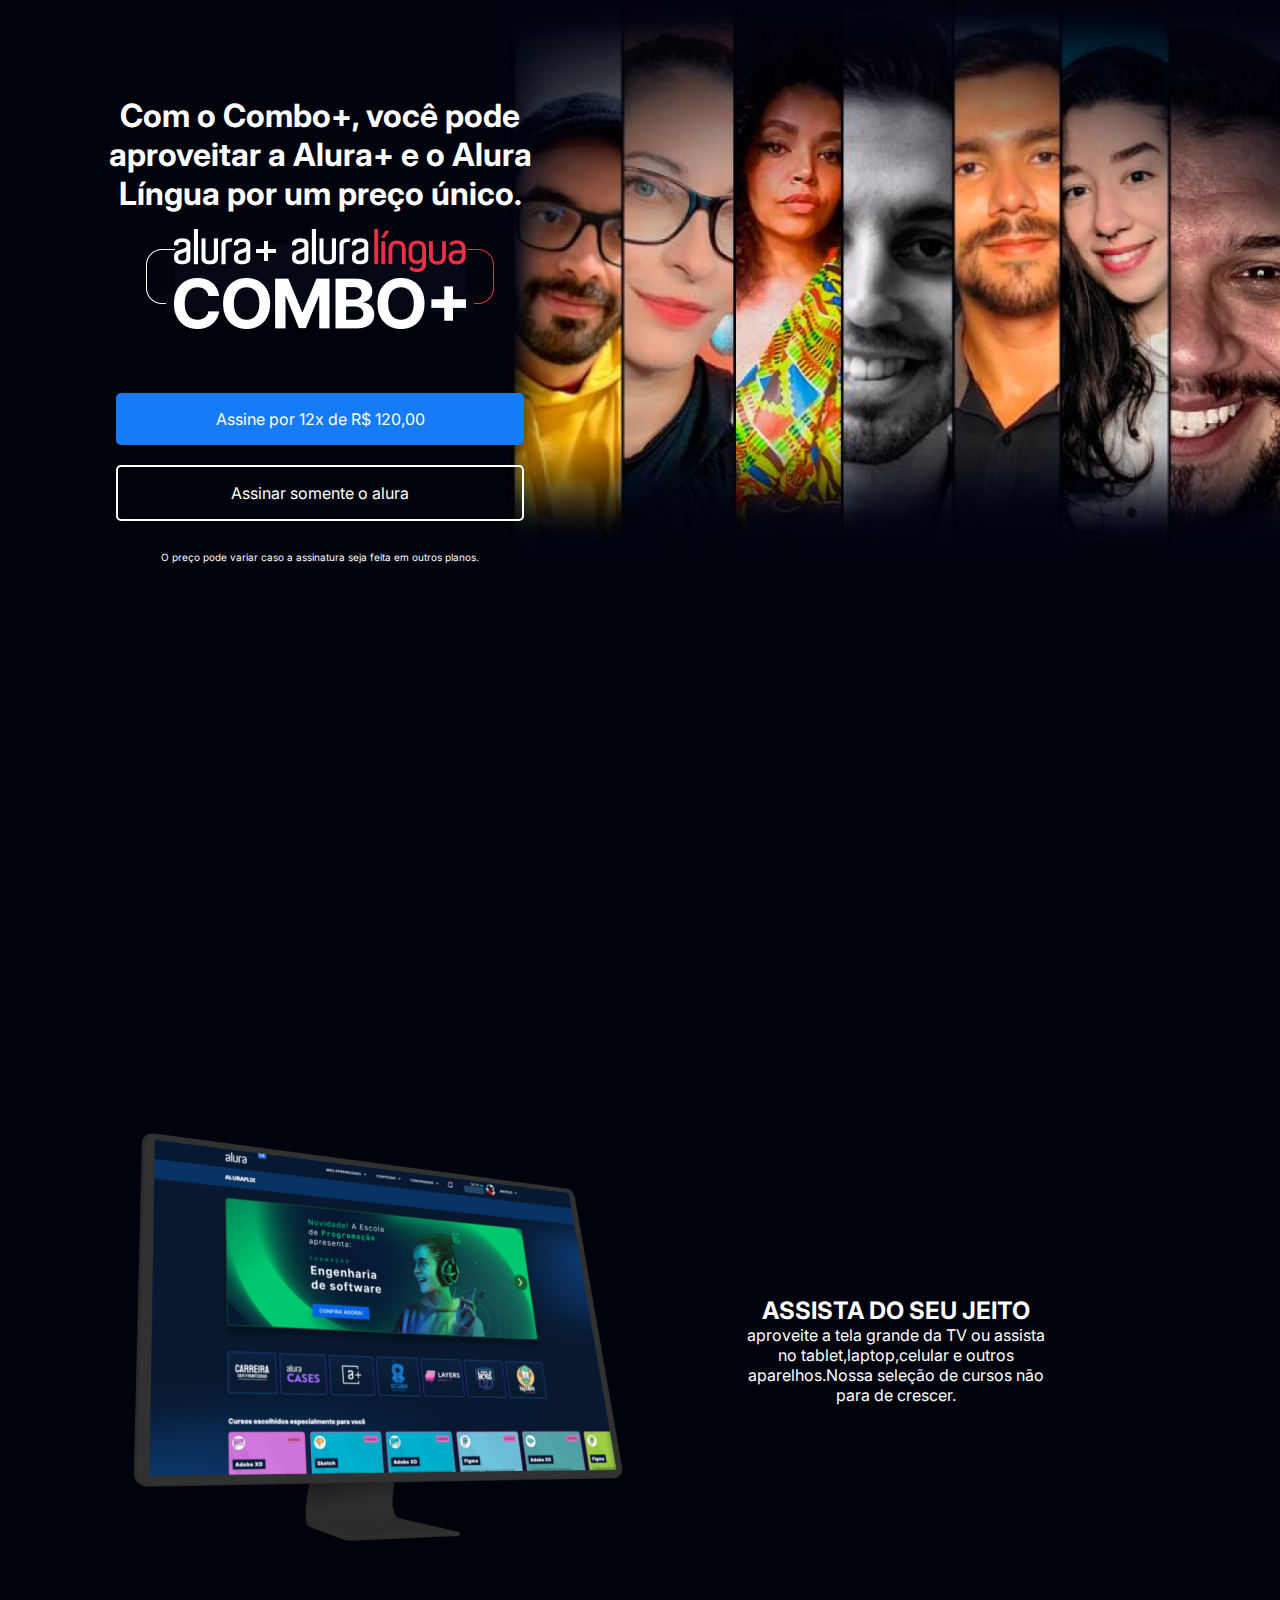
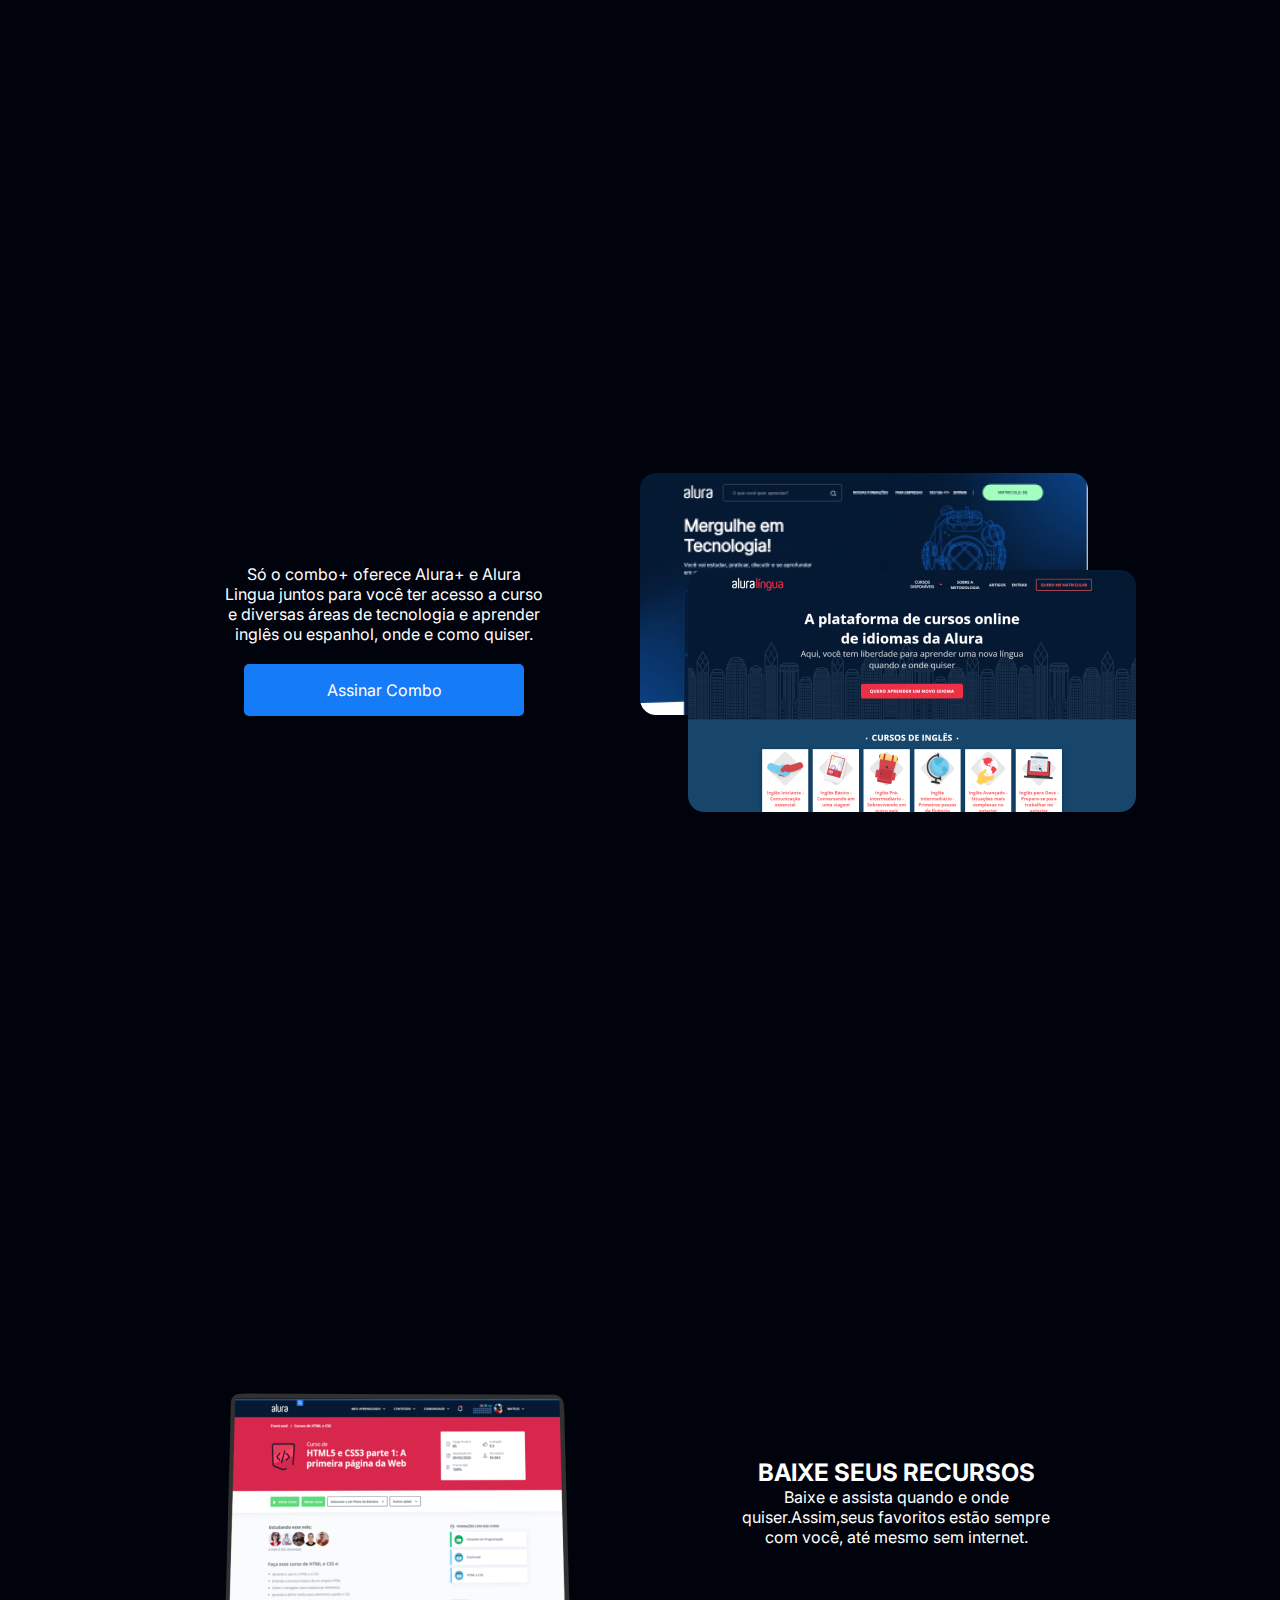
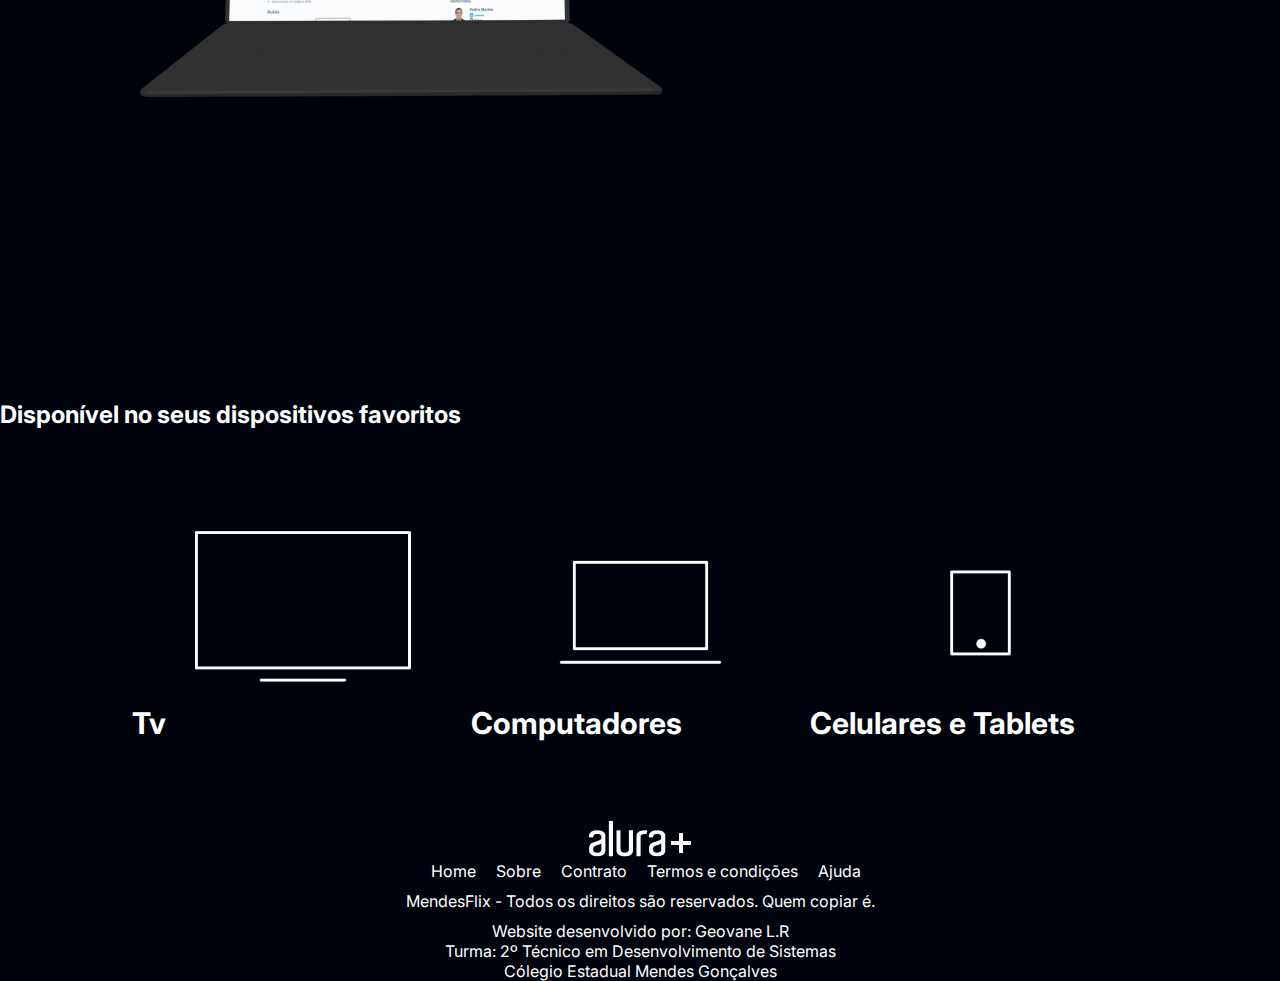
<file: index.html>
<!DOCTYPE html>
<html lang="en">

<head>
    <meta charset="UTF-8">
    <meta http-equiv="X-UA-Compatible" content="IE=edge">
    <meta name="viewport" content="width=device-width, initial-scale=1.0">
    <title>MendesFlix</title>
    <link rel="stylesheet" href="css/style.css">
</head>

<body>
    <section class="principal container">
        <div>
        <h1>
            Com o Combo+, você pode aproveitar a Alura+ e o Alura Língua por um preço único.
        </h1>
        <img src="img/combo.png" alt="Combo Alura">
        <a href="#" class="assine_botao">
            Assine por 12x de R$ 120,00
        </a>
        <a href="#" class="container_botao botao_secundario">
            Assinar somente o alura
        </a>
        <p class="container_aviso">
            O preço pode variar caso a assinatura seja feita em outros planos.
        </p>

    </div>
    </section>
    <section class="container secundario">
        <img src="img/assista.png" alt="assista">
        <div class="container_descrição">
            <h2 class="descrição_titulo">ASSISTA DO SEU JEITO </h2>
            </p class="descrição_texto">
               aproveite a tela grande da TV ou assista no tablet,laptop,celular e outros 
               aparelhos.Nossa seleção de cursos não para de crescer.
              </p>
          </div>
      </section>


<section class="container secundario">


    <div class="container_descrição">

        </p class="descrição_texto">
            Só o combo+ oferece Alura+ e Alura Lingua juntos para você ter acesso a curso e diversas áreas de
            tecnologia e aprender inglês ou espanhol, onde e como quiser.
          </p>
          <a href="www.alura.com.br" class="container_botao secundario_botao">
            Assinar Combo
          </a>
      </div>
      <img src="img/Telas.png" alt="assista">
  </section>


  <section class="container secundario">
       <img src="img/Notebook.png" alt="Dowload">
       <div class="container_descrição">
            <h2 class="descrição_titulo">BAIXE SEUS RECURSOS </h2>
             <p class="descrição_texto">
                Baixe e assista quando e onde quiser.Assim,seus favoritos estão sempre
                com você, até mesmo sem internet.
              <p>

        <div>

        </section>
    <section class="dispositivos">
        <h2 class="dispositivos_titulo">
            Disponível no seus dispositivos favoritos
        </h2>
        <ul class="dispositivo_lista">
            <li>
                <img src="img/tv.png" alt="Televisão">
                <h3 class="lista_item">Tv</h3>
             <li>

             <li>
                <img src="img/computador.png" alt="computador">
                <h3 class="lista_item">Computadores</h3>
             <li>

             <li>
                <img src="img/celular.png" alt="celular">
                <h3 class="lista_item">Celulares e Tablets</h3>
              <li>
        </ul>
    </section>
<footer class="rodape">
    <img src="img/Logo.png" alt="">
    <ul class="lista_link">
        <li>
            <a href="#">Home</a>
        </li>

        <li>
            <a href="#">Sobre</a>
        </li>

         <li>
            <a href="#">Contrato</a>
        </li>

         <li>
            <a href="#">Termos e condições</a>
        </li>

         <li>
            <a href="#">Ajuda</a>
        </li>

         <li>
    </ul>
    <p class="texto_rodape">
        MendesFlix - Todos os direitos são reservados. Quem copiar é. 
    </p>
    <p class="texton rodape">
        Website desenvolvido por: Geovane L.R 
        <br>Turma: 2º Técnico em Desenvolvimento de Sistemas
        <br>Cólegio Estadual Mendes Gonçalves
</p>

</footer>
</body>
</file>
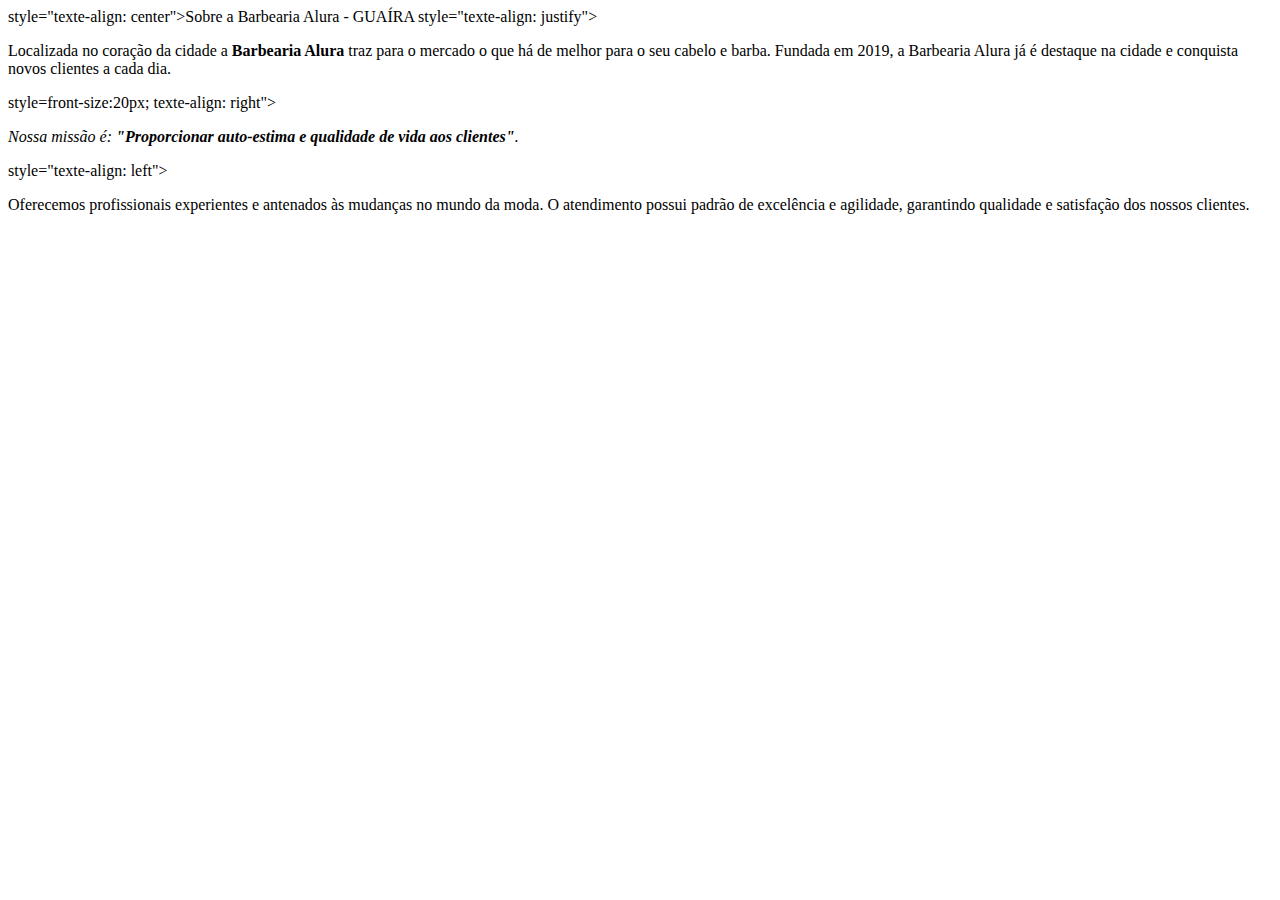
<file: html.html>
<!DOCTYPE html>
<html lang="pt-br">
<HEAD>
	<meta charser='UTF-8'>
	<TITLE>BARBEARIA DEV SYTEM</TITLE>
     style="texte-align: center">Sobre a Barbearia Alura - GUAÍRA</h1>



style="texte-align: justify">
    <p>Localizada no coração da cidade a <strong>Barbearia Alura</strong> traz para o mercado o que há de melhor para o seu cabelo e barba.
    Fundada em 2019, a Barbearia Alura já é destaque na cidade e conquista novos clientes a cada dia.</p>

style=front-size:20px; texte-align: right">
    <p><em>Nossa missão é: <strong>"Proporcionar auto-estima e qualidade de vida aos clientes"</strong>.</em></p>

style="texte-align: left">
    <p>Oferecemos profissionais experientes e antenados às mudanças no mundo da moda.
    O atendimento possui padrão de excelência e agilidade, garantindo qualidade e satisfação dos nossos clientes.</p>
	</BONY>
</html>
</file>
<file: css/style.css>
@import url('https://fonts.googleapis.com/css2?family=Inter&display=swap');
:root{
    --branco-principal: #fff;
    --botao-azul: #167BF7;
    --cor-de-fundo: #00030C;
}
body{
    background-color: var(--cor-de-fundo);
    color: var(--branco-principal);
    font-family: 'Inter', sans-serif;
}
*{
    margin: 0;
    padding: 0;
}
.principal{
    background-image: url("../img/background.png");
    background-repeat: no-repeat;
    background-size: contain;
    display: block;
} 
.container{
    height: 100vh;
    display: grid;
    grid-template-columns: 50% 50%;
} 
.assine_botao, .container_botao{
    background-color: var(--botao-azul);
    border-radius: 5px;
    padding: 1em;
    color: var(--branco-principal);
    text-decoration: none;
    display: block;
    margin: 20px;
}
.botao_secundario{
    background-color: transparent;
    border: 2px solid var(--branco-principal);
}
.container img{
    margin: 1em 0 2em 0;
}
.container div{
    margin: 6em;
    text-align: center;
}
.container_aviso{
    padding: 10px;
    font-size: 10px;
}
.container.secundario{
   width: 80%;
}
.secundario{
    align-items: center;
    margin: 0 auto;
}
.descricao_titulo{
    font-weight: 700;
    font-size:38px;
    color: var(--branco-principal);
}






.dispositivo_lista{
    display: flex;
    justify-content: center;
    list-style-type: none;
    margin: 5em 0;
}
.dispositivo {
    text-align: center;
}
.lista_item {
    font-size: 30px;
}

.lista_link a{
    text-decoration: none;
    color: var(--branco-principal);
    margin-left: 1em;
}
.rodape{
    text-align: center;
}
.rodape li{
    display: inline-block;
}
p.texto_rodape{
    padding: 10px;
}
</file>
